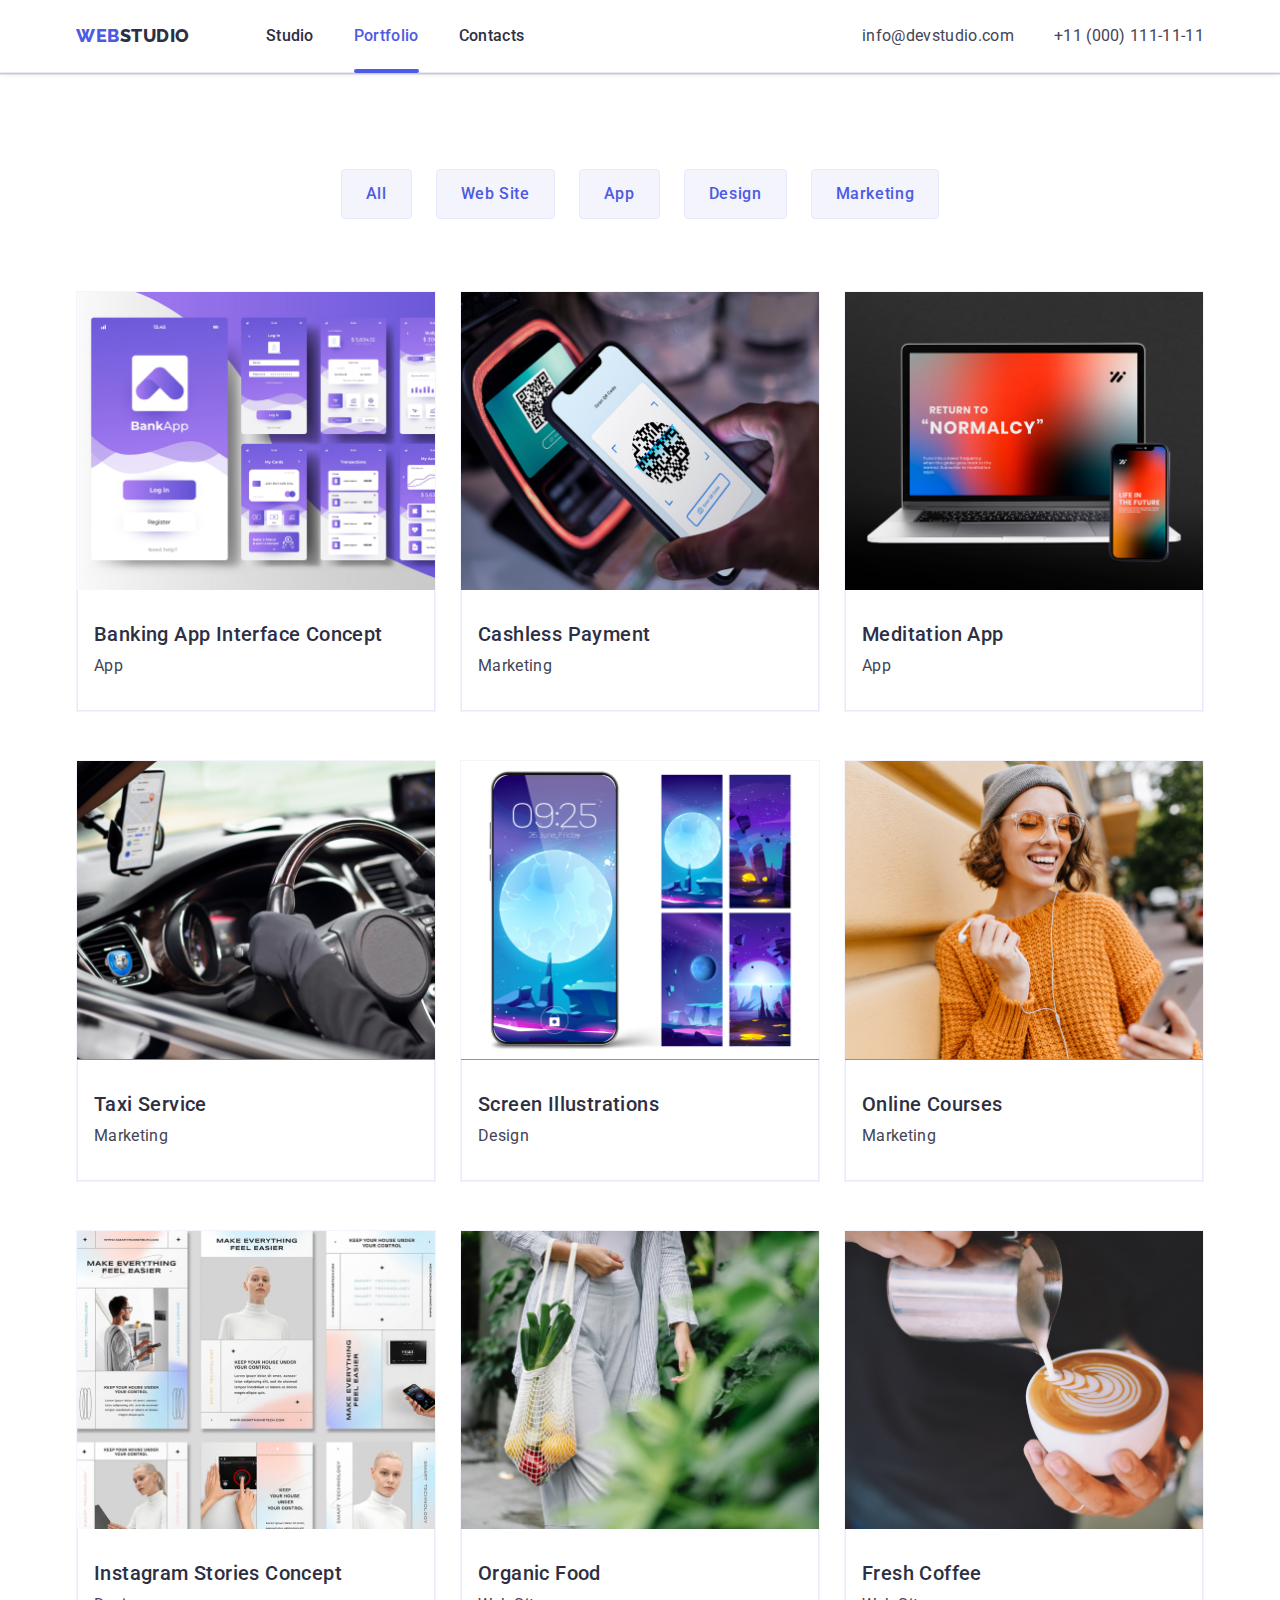
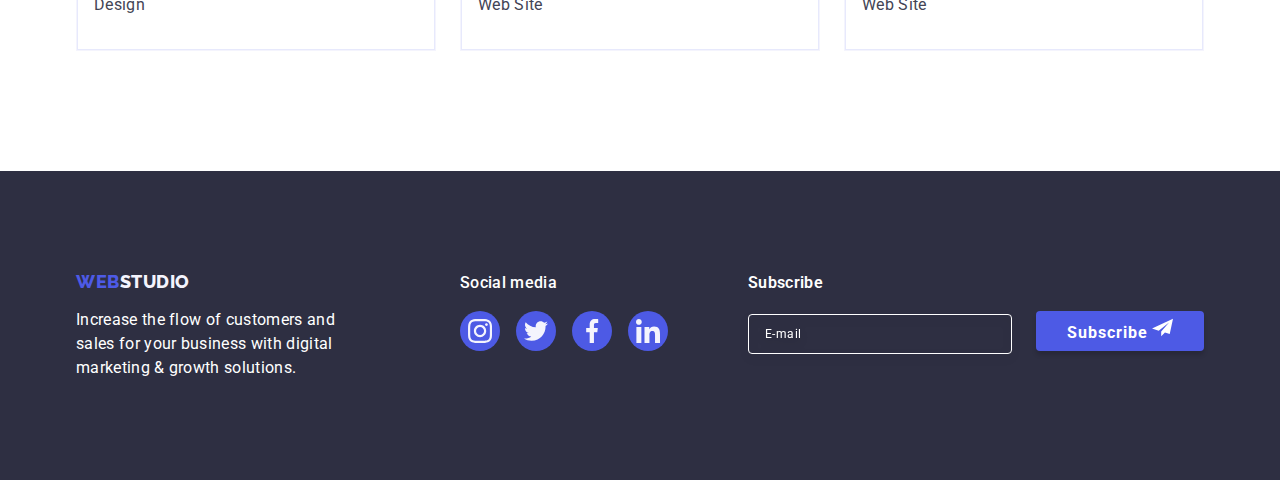
<file: portfolio.html>
<!DOCTYPE html>
<html lang="en">
  <head>
    <meta charset="UTF-8" />
    <meta http-equiv="X-UA-Compatible" content="IE=edge" />
    <meta name="viewport" content="width=device-width, initial-scale=1.0" />
    <title>WebStudio</title>
    <link rel="preconnect" href="https://fonts.googleapis.com" />
    <link rel="preconnect" href="https://fonts.gstatic.com" crossorigin />
    <link
      href="https://fonts.googleapis.com/css2?family=Raleway:wght@800&family=Roboto:wght@400;500;700;900&display=swap"
      rel="stylesheet"
    />
    <link rel="preconnect" href="https://fonts.gstatic.com" />
    <link
      rel="stylesheet"
      href="https://cdn.jsdelivr.net/npm/modern-normalize@1.1.0/modern-normalize.min.css"
    />
    <link rel="stylesheet" href="./css/styles.css" />
  </head>
  <body class="body">
    <header class="header">
      <div class="box-header container">
        <!-- navigation -->
        <nav class="navigate">
          <!-- logo -->
          <a class="logo link" href="./index.html"
            >Web<span class="logo-part">Studio</span></a
          >

          <!--navigation -->
          <ul class="nav-link list">
            <li class="nav-list">
              <a class="link-studio link" href="./index.html">Studio</a>
            </li>
            <li class="nav-list">
              <a class="link-studio current link" href="./portfolio.html"
                >Portfolio</a
              >
            </li>
            <li class="nav-list">
              <a class="link-studio link" href="">Contacts</a>
            </li>
          </ul>
        </nav>

        <!-- contacts -->
        <address class="address list">
          <ul class="contacts-list list">
            <li>
              <a class="contacts link" href="mailto:info@devstudio.com"
                >info@devstudio.com</a
              >
            </li>
            <li>
              <a class="contacts link" href="tel:+110001111111"
                >+11 (000) 111-11-11</a
              >
            </li>
          </ul>
        </address>
      </div>
    </header>
    <!-- Main -->
    <main class="main">
      <!-- Filters -->
      <section class="filter">
        <div class="container">
          <h1 class="visual-hiden">Portfolio</h1>
          <ul class="buttons-list list">
            <li>
              <button class="buttons-filters" type="button">All</button>
            </li>
            <li>
              <button class="buttons-filters" type="button">Web Site</button>
            </li>
            <li>
              <button class="buttons-filters" type="button">App</button>
            </li>
            <li>
              <button class="buttons-filters" type="button">Design</button>
            </li>
            <li>
              <button class="buttons-filters" type="button">Marketing</button>
            </li>
          </ul>

          <ul class="img-top list">
            <li class="portfolio-list">
              <a class="portfolio-img-link link" href="">
                <div class="box-label">
                  <img
                    src="./images/portfolio/img1.jpg"
                    alt="Banking App Interface Concept"
                    width="360"
                    height="300"
                  />
                  <div class="overlay-lable">
                    <p class="portfolio-label">
                      14 Stylish and User-Friendly App Design Concepts · Task
                      Manager App · Calorie Tracker App · Exotic Fruit Ecommerce
                      App · Cloud Storage App
                    </p>
                  </div>
                </div>
                <div class="box-app">
                  <h2 class="top-title">Banking App Interface Concept</h2>
                  <p class="text-box">App</p>
                </div>
              </a>
            </li>
            <li class="portfolio-list">
              <a class="portfolio-img-link link" href="">
                <div class="box-label">
                  <img
                    src="./images/portfolio/img2.jpg"
                    alt="Cashless Payment"
                    width="360"
                    height="300"
                  />
                  <div class="overlay-lable">
                    <p class="portfolio-label">
                      14 Stylish and User-Friendly App Design Concepts · Task
                      Manager App · Calorie Tracker App · Exotic Fruit Ecommerce
                      App · Cloud Storage App
                    </p>
                  </div>
                </div>
                <div class="box-app">
                  <h2 class="top-title">Cashless Payment</h2>
                  <p class="text-box">Marketing</p>
                </div>
              </a>
            </li>
            <li class="portfolio-list">
              <a class="portfolio-img-link link" href="">
                <div class="box-label">
                  <img
                    src="./images/portfolio/img3.jpg"
                    alt="Meditation App"
                    width="360"
                    height="300"
                  />
                  <div class="overlay-lable">
                    <p class="portfolio-label">
                      14 Stylish and User-Friendly App Design Concepts · Task
                      Manager App · Calorie Tracker App · Exotic Fruit Ecommerce
                      App · Cloud Storage App
                    </p>
                  </div>
                </div>
                <div class="box-app">
                  <h2 class="top-title">Meditation App</h2>
                  <p class="text-box">App</p>
                </div>
              </a>
            </li>
            <li class="portfolio-list">
              <a class="portfolio-img-link link" href="">
                <div class="box-label">
                  <img
                    class="link"
                    src="./images/portfolio/img21.jpg"
                    alt="Taxi Service"
                    width="360"
                    height="300"
                  />
                  <div class="overlay-lable">
                    <p class="portfolio-label">
                      14 Stylish and User-Friendly App Design Concepts · Task
                      Manager App · Calorie Tracker App · Exotic Fruit Ecommerce
                      App · Cloud Storage App
                    </p>
                  </div>
                </div>
                <div class="box-app">
                  <h2 class="top-title">Taxi Service</h2>
                  <p class="text-box">Marketing</p>
                </div>
              </a>
            </li>
            <li class="portfolio-list">
              <a class="portfolio-img-link link" href="">
                <div class="box-label">
                  <img
                    class="link"
                    src="./images/portfolio/img22.jpg"
                    alt="Screen Illustrations"
                    width="360"
                    height="300"
                  />
                  <div class="overlay-lable">
                    <p class="portfolio-label">
                      14 Stylish and User-Friendly App Design Concepts · Task
                      Manager App · Calorie Tracker App · Exotic Fruit Ecommerce
                      App · Cloud Storage App
                    </p>
                  </div>
                </div>
                <div class="box-app">
                  <h2 class="top-title">Screen Illustrations</h2>
                  <p class="text-box">Design</p>
                </div>
              </a>
            </li>
            <li class="portfolio-list">
              <a class="portfolio-img-link link" href="">
                <div class="box-label">
                  <img
                    class="link"
                    src="./images/portfolio/img23.jpg"
                    alt="Online Courses"
                    width="360"
                    height="300"
                  />
                  <div class="overlay-lable">
                    <p class="portfolio-label">
                      14 Stylish and User-Friendly App Design Concepts · Task
                      Manager App · Calorie Tracker App · Exotic Fruit Ecommerce
                      App · Cloud Storage App
                    </p>
                  </div>
                </div>
                <div class="box-app">
                  <h2 class="top-title">Online Courses</h2>
                  <p class="text-box">Marketing</p>
                </div>
              </a>
            </li>
            <li class="portfolio-list">
              <a class="portfolio-img-link link" href="">
                <div class="box-label">
                  <img
                    class="link"
                    src="./images/portfolio/img31.jpg"
                    alt="Instagram Stories Concept"
                    width="360"
                    height="300"
                  />
                  <div class="overlay-lable">
                    <p class="portfolio-label">
                      14 Stylish and User-Friendly App Design Concepts · Task
                      Manager App · Calorie Tracker App · Exotic Fruit Ecommerce
                      App · Cloud Storage App
                    </p>
                  </div>
                </div>
                <div class="box-app">
                  <h2 class="top-title">Instagram Stories Concept</h2>
                  <p class="text-box">Design</p>
                </div>
              </a>
            </li>
            <li class="portfolio-list">
              <a class="portfolio-img-link link" href="">
                <div class="box-label">
                  <img
                    class="link"
                    src="./images/portfolio/img32.jpg"
                    alt="Organic Food"
                    width="360"
                    height="300"
                  />
                  <div class="overlay-lable">
                    <p class="portfolio-label">
                      14 Stylish and User-Friendly App Design Concepts · Task
                      Manager App · Calorie Tracker App · Exotic Fruit Ecommerce
                      App · Cloud Storage App
                    </p>
                  </div>
                </div>
                <div class="box-app">
                  <h2 class="top-title">Organic Food</h2>
                  <p class="text-box">Web Site</p>
                </div>
              </a>
            </li>
            <li class="portfolio-list">
              <a class="portfolio-img-link link" href="">
                <div class="box-label">
                  <img
                    class="link"
                    src="./images/portfolio/img33.jpg"
                    alt="Fresh Coffee"
                    width="360"
                    height="300"
                  />
                  <div class="overlay-lable">
                    <p class="portfolio-label">
                      14 Stylish and User-Friendly App Design Concepts · Task
                      Manager App · Calorie Tracker App · Exotic Fruit Ecommerce
                      App · Cloud Storage App
                    </p>
                  </div>
                </div>
                <div class="box-app">
                  <h2 class="top-title">Fresh Coffee</h2>
                  <p class="text-box">Web Site</p>
                </div>
              </a>
            </li>
          </ul>
        </div>
      </section>
    </main>
    <!-- footer -->
    <footer class="footer">
      <div class="container footer-box">
        <div class="footer-box-logo">
          <a class="footer-link link" href="./index.html"
            >Web<span class="logo-footer">Studio</span></a
          >
          <p class="footer-text">
            Increase the flow of customers and sales for your business with
            digital marketing & growth solutions.
          </p>
        </div>
        <div class="social-box-footer">
          <p class="social-media">Social media</p>
          <ul class="social-list-footer list">
            <li class="social-footer-item">
              <a
                class="social-link-footer link"
                href="https://www.instagram.com/"
                target="_blank"
                rel="noopener noreferrer"
                aria-label="Instagram icon"
                ><svg class="social-icon" width="24" height="24">
                  <use href="./images/icon.svg#icon-instagram"></use>
                </svg>
              </a>
            </li>
            <li class="social-footer-item">
              <a
                class="social-link-footer link"
                href="https://www.instagram.com/"
                target="_blank"
                rel="noopener noreferrer"
                aria-label="Twitter icon"
                ><svg class="social-icon" width="24" height="24">
                  <use href="./images/icon.svg#icon-twitter"></use>
                </svg>
              </a>
            </li>
            <li class="social-footer-item">
              <a
                class="social-link-footer link"
                href="https://www.instagram.com/"
                target="_blank"
                rel="noopener noreferrer"
                aria-label="Facebook icon"
                ><svg class="social-icon" width="24" height="24">
                  <use href="./images/icon.svg#icon-facebook"></use>
                </svg>
              </a>
            </li>
            <li class="social-footer-item">
              <a
                class="social-link-footer link"
                href="https://www.instagram.com/"
                target="_blank"
                rel="noopener noreferrer"
                aria-label="Linkedin icon"
                ><svg class="social-icon" width="24" height="24">
                  <use href="./images/icon.svg#icon-linkedin"></use>
                </svg>
              </a>
            </li>
          </ul>
        </div>
        <div class="footer-subscribe-box">
          <p class="title-subscribe">Subscribe</p>
          <div class="subscribe-box">
            <form
              class="subscribe-form"
              name="subscribe-form"
              autocomplete="off"
              novalidate
            >
              <label class="subscribe-label">
                <input
                  class="subscribe-input"
                  type="email"
                  name="email"
                  placeholder="E-mail"
                />
              </label>
              <button class="subscribe-btn" type="submit">
                <div class="btn-subscribe-box">
                  <span class="text-btn-subscribe">Subscribe</span>
                  <svg class="icon-btn-subscribe" width="21" height="21">
                    <use href="./images/icon.svg#icon-subscribe"></use>
                  </svg>
                </div>
              </button>
            </form>
          </div>
        </div>
      </div>
    </footer>
  </body>
</html>
</file>
<file: css/styles.css>
:root {
    --brand-color-white: #FFFFFF;
    --brand-color-text: #434455;
    --brand-color-navyblue: #2E2F42;
    --brand-color-iris: #4D5AE5;
    --brand-color-buttonhover: #404BBF;
    --brand-color-cloud: #F4F4FD;
    --brand-color-borderbutton: #e7e9fc;
    --time-transfor: 250ms;
}

html {
    box-sizing: border-box;
}

*,
*::after,
*::before {
    box-sizing: inherit;
}

/* All margin reset */
h1,
h2,
h3,
h4,
h5,
h6,
p,
ul {
    margin: 0;
}

ul {
    padding-left: 0;
}

.container {
    /* Phone styles & > */
    min-width: 320px;
    max-width: 428px;
    padding: 0 15px;
    margin: 0 auto;
}

/* Tablet styles > */
@media only screen and (min-width: 768px) {
    .container {
        max-width: 768px;

    }
}

/* Desktop styles & > */
@media only screen and (min-width: 1200px) {
    .container {
        max-width: 1158px;

    }
}

img {
    display: block;
    max-width: 100%;
    height: auto;
}

body {
    font-family: Roboto, sans-serif;
    color: var(--brand-color-text);
    background: var(--brand-color-white);
    font-size: 16px;

}

.link {
    text-decoration: none;
}

.list {
    list-style: none;
}


/* buttons cursor pointer */
.buttons-filters,
.title-button {
    cursor: pointer;
}


/* Header */
.header {

    border-bottom: 1px solid #e7e9fc;
    box-shadow: 0px 2px 1px rgba(46, 47, 66, 0.08), 0px 1px 1px rgba(46, 47, 66, 0.16), 0px 1px 6px rgba(46, 47, 66, 0.08);
}

.box-header {
    display: flex;
    align-items: center;
}


/* logo */
.logo {
    font-family: Raleway, sans-serif;
    font-style: normal;
    font-weight: 800;
    font-size: 18px;
    line-height: 1.17;
    text-transform: uppercase;

    letter-spacing: 0.03em;
    color: var(--brand-color-iris);

    padding: 24px 0;

    transition-property: underline;
    transition-duration: var(--time-transfor);
    transition-timing-function: cubic-bezier(0.4, 0, 0.2, 1);
}

@media only screen and (min-width: 768px) {
    .logo {
        padding: 0;
        margin-right: 120px;
    }
}

@media only screen and (min-width: 1200px) {
    .logo {
        padding: 0;
        margin-right: 76px;
    }
}

.logo-part {
    color: var(--brand-color-navyblue);

}


/* navigation  */

.navigate {
    display: flex;
    align-items: center;
    margin-right: auto;

}

/* @media only screen and (min-width: 768px) {
    .navigate {

        
    }
} */

.nav-link {
    display: none;
    gap: 40px;


}

@media only screen and (min-width: 768px) {
    .nav-link {
        display: flex;

    }
}

.link-studio {
    position: relative;
    display: block;
    padding: 24px 0;
}

.link-studio {
    font-weight: 500;
    font-size: 16px;
    line-height: 1.5;
    letter-spacing: 0.02em;
    color: var(--brand-color-navyblue);
    transition-property: color;
    transition-duration: var(--time-transfor);
    transition-timing-function: cubic-bezier(0.4, 0, 0.2, 1);

}

.link-studio::after {
    content: '';
    position: absolute;
    display: block;
    width: 100%;
    height: 4px;


    border-radius: 2px;
    top: 69px;
    left: 0;

    transition-duration: var(--time-transfor);
}

.link-studio.current::after,
.link-studio:focus::after,
.link-studio:hover::after {
    background-color: var(--brand-color-iris);
    transition-property: background-color;
    transition-duration: var(--time-transfor);
    transition-timing-function: cubic-bezier(0.4, 0, 0.2, 1);

}

.link-studio.current {
    color: var(--brand-color-iris)
}


.link-studio:hover,
.link-studio:focus {
    color: var(--brand-color-buttonhover);

}

/* Contacts */

.contacts-list,
.contacts {
    list-style: none;

    font-size: 12px;
    line-height: 1.17;
    letter-spacing: 0.04em;

    color: var(--brand-color-text);
    transition-property: color;
    transition-duration: var(--time-transfor);
    transition-timing-function: cubic-bezier(0.4, 0, 0.2, 1);
}

@media only screen and (min-width: 1200px) {

    .contacts-list,
    .contacts {
        font-size: 16px;
        line-height: 1.5;
        letter-spacing: 0.02em;
    }
}

.contacts-list {
    display: none;


}

@media only screen and (min-width: 768px) {
    .contacts-list {
        display: flex;
        gap: 12px;
        flex-direction: column;

    }
}

@media only screen and (min-width: 1200px) {
    .contacts-list {
        display: flex;
        flex-direction: row;
        gap: 40px;
    }
}

.contacts-list .contacts:hover,
.contacts-list .contacts:focus {
    color: var(--brand-color-buttonhover);

}

/* .nav-link .link:active, 
.contacts-list .contacts:active {
    color: red;
}*/

.address {
    font-style: normal;
}

/* header the end */


/* main page */
.section-hero {
    display: block;
    margin: 0 auto;
}

@media only screen and (max-width: 428px) {
    .section-hero {

        background: var(--brand-color-navyblue);

        margin-left: auto;
        margin-right: auto;
        padding: 112px 0;
        background-image: linear-gradient(rgba(46, 47, 66, 0.7), rgba(46, 47, 66, 0.7)), url(../images/hero_mob/Dark-bghero_mob@1.jpg);

        background-repeat: no-repeat;
        background-position: center;
        background-size: cover;
    }

    @media (min-device-pixel-ratio: 2),
    (min-resolution: 192dpi),
    (min-resolution: 2dppx) {
        .section-hero {
            background-image: linear-gradient(rgba(46, 47, 66, 0.7), rgba(46, 47, 66, 0.7)), url(../images/hero_mob/Dark-bghero_mob@2x.jpg);
        }

    }

}

@media only screen and (min-width: 429px) and (max-width: 768px) {
    .section-hero {
        background: var(--brand-color-navyblue);

        margin-left: auto;
        margin-right: auto;
        padding: 112px 0;
        background-image: linear-gradient(rgba(46, 47, 66, 0.7), rgba(46, 47, 66, 0.7)), url(../images/hero_tab/Dark-bgtab_hero@1.jpg);

        background-repeat: no-repeat;
        background-position: center;
        background-size: cover;
    }

    @media (min-device-pixel-ratio: 2),
    (min-resolution: 192dpi),
    (min-resolution: 2dppx) {
        .section-hero {
            background-image: linear-gradient(rgba(46, 47, 66, 0.7), rgba(46, 47, 66, 0.7)), url(../images/hero_tab/Dark-bgtab_hero@2x.jpg);
        }

    }

}

@media only screen and (min-width: 768px) {
    .section-hero {
        background: var(--brand-color-navyblue);
        max-width: 1440px;
        padding: 112px 0;
        background-image: linear-gradient(rgba(46, 47, 66, 0.7), rgba(46, 47, 66, 0.7)), url(../images/img-name.jpg);
        background-repeat: no-repeat;
        background-position: center;
        background-size: cover;
    }

    @media (min-device-pixel-ratio: 2),
    (min-resolution: 192dpi),
    (min-resolution: 2dppx) {
        .section-hero {
            background-image: linear-gradient(rgba(46, 47, 66, 0.7), rgba(46, 47, 66, 0.7)), url(../images/desk_hero/desk_hero@2x.jpg);
        }
    }

}

@media only screen and (min-width: 1200px) {
    .section-hero {

        padding: 188px 0;
    }
}


/* Effective Solutionsfor Your Business */
.title {
    margin: 0 auto;
    letter-spacing: 0.02em;
    font-weight: 700;
    text-align: center;
    color: var(--brand-color-white);

    max-width: 496px;
    margin-bottom: 48px;

    font-size: 36px;
    line-height: 1.11;

    text-transform: capitalize;

}

@media only screen and (min-width: 768px) {
    .title {

        font-size: 56px;
        line-height: 1.07;

    }
}

.title-button {
    display: block;
    margin: 0 auto;
    min-width: 169px;
    height: 56px;
    border: none;

    font-family: Roboto, sans-serif;
    background: var(--brand-color-iris);

    box-shadow: 0px 4px 4px rgba(0, 0, 0, 0.15);
    border-radius: 4px;

    font-style: normal;
    font-weight: 500;
    font-size: 16px;
    line-height: 1.5;
    letter-spacing: 0.04em;

    color: var(--brand-color-white);
    transition-property: background-color;
    transition-duration: var(--time-transfor);
    transition-timing-function: cubic-bezier(0.4, 0, 0.2, 1);

}

.title-button:hover,
.title-button:focus {

    background-color: var(--brand-color-buttonhover);

}

/* section-1 */
.section-first {
    padding: 96px 0;

}

@media only screen and (min-width: 1200px) {
    .section-first {
        padding: 120px 0;
    }
}

.visual-hiden {
    position: absolute;
    width: 1px;
    height: 1px;
    margin: -1px;
    border: 0;
    padding: 0;

    white-space: nowrap;
    clip-path: inset(100%);
    clip: rect(0 0 0 0);
    overflow: hidden;
}

.sectionfirst-list {
    display: flex;
    flex-wrap: wrap;
    gap: 72px;

}

@media only screen and (min-width: 768px) {
    .sectionfirst-list {
        display: flex;
        flex-wrap: wrap;
        gap: 72px 24px;
        margin: 0 auto;
    }
}

@media only screen and (min-width: 1200px) {
    .sectionfirst-list {
        display: flex;
        flex-wrap: nowrap;
        gap: 24px;
    }
}

.icon-first-box {
    display: none;
    width: 264px;
    align-items: center;
    justify-content: center;
    height: 112px;
    background-color: var(--brand-color-cloud);
    border-radius: 4px;
    margin-bottom: 8px;
    padding: 24px;

}

@media only screen and (min-width: 1200px) {
    .icon-first-box {
        display: flex;
    }
}

@media only screen and (min-width: 768px) {
    .box {
        flex-basis: calc((100% - 24px) / 2);
        gap: 72px 24px;
    }
}

@media only screen and (min-width: 1200px) {
    .box {

        flex-basis: calc((100% - 72px) / 4);
    }
}

.title-first {
    text-align: center;
    margin-bottom: 8px;
    font-weight: 700;
    font-size: 36px;
    line-height: 1.11;

    letter-spacing: 0.02em;
    color: var(--brand-color-navyblue);
}

@media only screen and (min-width: 1200px) {
    .title-first {

        margin-bottom: 8px;
        font-weight: 500;
        font-size: 20px;
        line-height: 1.2;
        letter-spacing: 0.02em;
    }
}

@media only screen and (min-width: 768px) {
    .title-first {
        text-align: left;

    }
}

.text-box {
    font-size: 16px;
    line-height: 1.5;
    font-weight: 500;
    letter-spacing: 0.02em;
    color: var(--brand-color-text);
}

@media only screen and (min-width: 1200px) {
    .text-box {

        font-weight: 400;
    }
}

/* Section 2 */

.section-second {
    display: none;
    list-style: none;
    padding-bottom: 120px;
}

@media only screen and (min-width: 1200px) {
    .section-second {
        display: block;
    }
}

.sectionsecond-title {
    margin-bottom: 72px;
    font-size: 36px;
    text-align: center;
    letter-spacing: 0.02em;
    line-height: 1.11;
    text-transform: capitalize;

    color: var(--brand-color-navyblue);
}

.img-list {
    list-style-type: none;
    display: flex;
    gap: 24px;
}

.img-box {
    flex-basis: calc((100% - 3 * 16) / 3);

}

/* Section 3 */
.section-three {
    padding: 96px 0;

    background: var(--brand-color-cloud);

}

@media only screen and (min-width: 1200px) {
    .section-three {
        padding: 120px 0;
    }
}

.team-title {
    margin-bottom: 72px;
    font-size: 36px;
    letter-spacing: 0.02em;
    line-height: 1.11;
    text-align: center;
    text-transform: capitalize;
    color: var(--brand-color-navyblue);
}

.team-list {
    display: flex;
    flex-wrap: wrap;
    margin: 0 auto;

    gap: 64px 24px;
    list-style: none;
    justify-content: center;
    align-items: center;

}

@media only screen and (min-width: 1200px) {
    .team-list {
        flex-direction: row;
    }
}

.member-team {


    background: var(--brand-color-white);
    box-shadow: 0px 1px 6px rgba(46, 47, 66, 0.08), 0px 1px 1px rgba(46, 47, 66, 0.16), 0px 2px 1px rgba(46, 47, 66, 0.08);
    border-radius: 0px 0px 4px 4px;

}



@media only screen and (min-width: 1200px) {
    .member-team {
        width: calc((100% - 72px) / 4);
    }
}

.member-box {
    padding: 32px 0;
    border-radius: 0px 0px 4px 4px;

}

.member-name {
    margin-bottom: 8px;
    font-weight: 500;
    font-size: 20px;
    letter-spacing: 0.02em;
    line-height: 1.2;
    text-align: center;

    /* NAVY BLUE */

    color: var(--brand-color-navyblue);
}

.position {
    text-align: center;
    line-height: 1.5;
    letter-spacing: 0.02em;
    color: var(--brand-color-text);
    margin-bottom: 8px;

}

/* social icons */
.social-list {
    display: flex;
    justify-content: center;
    gap: 24px;
}

.social-item {
    width: 40px;
    height: 40px;
}

.social-link {
    width: 100%;
    height: 100%;
    background-color: var(--brand-color-iris);
    border-radius: 50%;
    display: flex;
    align-items: center;
    justify-content: center;
    transition-property: background-color;
    transition-duration: var(--time-transfor);
    transition-timing-function: cubic-bezier(0.4, 0, 0.2, 1);
}

.social-link:hover,
.social-link:focus {
    background-color: var(--brand-color-buttonhover);

}

.social-icon {
    fill: var(--brand-color-cloud);

}

/* section 4 */

.clients {
    padding: 96px 0;
}

@media only screen and (min-width: 1200px) {
    .clients {
        padding: 120px 0;
    }
}

.title-clients {
    font-size: 36px;
    line-height: 1.1;
    color: var(--brand-color-navyblue);
    margin-bottom: 72px;
    text-align: center;
    letter-spacing: 0.03em;
}

.list-clients {
    display: flex;
    flex-wrap: wrap;
    gap: 72px 16px;
    justify-content: center;
    /* margin: 0 auto;
     */


}

@media only screen and (min-width: 768px) {
    .list-clients {
        gap: 72px 24px;
    }
}

@media only screen and (min-width: 1200px) {
    .list-clients {
        gap: 24px;
    }
}

.box-clients {
    max-width: 428px;
}

@media only screen and (min-width: 1200px) {
    .box-clients {
        max-width: 1158px;
    }
}

@media only screen and (min-width: 768px) and (max-width: 1199px) {
    .box-clients {
        max-width: 582px;
    }
}



.item-clients {
    width: calc((100% - 16px) / 2);
    height: 88px;
}

@media only screen and (min-width: 768px) {
    .item-clients {
        width: calc((100% - 48px) / 3);
        height: 88px;
    }
}

@media only screen and (min-width: 1200px) {
    .item-clients {
        width: calc((100% - 120px) / 6);
        height: 88px;
    }
}

.link-clients {
    width: 100%;
    height: 100%;
    border: 1px solid #8e8f99;
    border-radius: 4px;
    display: flex;
    align-items: center;
    justify-content: center;
    color: #8e8f99;
    transition-property: border-color, color;
    transition-duration: var(--time-transfor);
    transition-timing-function: cubic-bezier(0.4, 0, 0.2, 1);
}

.link-clients:hover,
.link-clients:focus {
    border-color: var(--brand-color-buttonhover);
    color: var(--brand-color-buttonhover);

}

.clients-icon {
    fill: currentColor;
}

/* .clients-icon:hover,
.clients-icon:focus {
    fill: #404BBF;
} */


/* Footer */
.footer {
    padding: 100px 0;
    background: var(--brand-color-navyblue);
}

.footer-box {
    display: flex;
    flex-direction: column;
    justify-content: center;
    gap: 72px;

}


@media only screen and (min-width: 768px) {
    .footer-box {
        display: flex;
        flex-direction: row;
        flex-wrap: wrap;

        align-items: baseline;
        justify-content: flex-start;
        gap: 0;
        max-width: 582px;
    }
}

@media only screen and (min-width: 1200px) {
    .footer-box {

        flex-wrap: nowrap;

        max-width: 1158px;
    }
}


.footer-box-logo {
    margin-right: 0;
    display: flex;
    justify-content: center;
    flex-direction: column;
}

@media only screen and (min-width: 768px) {
    .footer-box-logo {
        margin-right: 24px;
        margin-bottom: 72px;
    }
}

@media only screen and (min-width: 1200px) {
    .footer-box-logo {
        margin-right: 120px;
        margin-bottom: 0;

    }
}

.social-box-footer {
    margin-right: 0px;

}

@media only screen and (min-width: 1200px) {
    .social-box-footer {
        margin-right: 80px;
    }
}

.social-media {
    font-weight: 500;
    font-size: 16px;
    line-height: 1.5;
    letter-spacing: 0.02em;
    color: var(--brand-color-white);
    margin-bottom: 16px;
    text-align: center;
}

@media only screen and (min-width: 768px) {
    .social-media {

        text-align: left;
    }
}

.social-list-footer {
    display: flex;
    gap: 16px;
    justify-content: center;
}

@media only screen and (min-width: 768px) {
    .social-list-footer {

        justify-content: left;
    }
}

.social-footer-item {
    width: 40px;
    height: 40px;
}

.social-link-footer {
    width: 100%;
    height: 100%;
    background-color: var(--brand-color-iris);
    border-radius: 50%;
    display: flex;
    align-items: center;
    justify-content: center;
    transition-property: background-color;
    transition-duration: var(--time-transfor);
    transition-timing-function: cubic-bezier(0.4, 0, 0.2, 1);
}

.social-link-footer:hover,
.social-link-footer:focus {
    background-color: #31d0aa;

}

.footer-link {
    display: flex;
    justify-content: center;
    margin-bottom: 16px;
    text-decoration: none;
    font-family: Raleway, sans-serif;
    font-weight: 800;
    line-height: 1.17;
    font-size: 18px;
    letter-spacing: 0.03em;
    text-transform: uppercase;
    color: var(--brand-color-iris);
    transition-property: text-decoration;
    transition-duration: var(--time-transfor);
    transition-timing-function: cubic-bezier(0.4, 0, 0.2, 1);
}

@media only screen and (min-width: 768px) {
    .footer-link {
        display: inline-block;
        justify-content: left;
    }
}

.footer-link:hover,
.footer-link:focus {
    text-decoration: underline;

}

.logo-footer {
    color: var(--brand-color-cloud);

}

.footer-text {
    width: 264px;
    margin: 0 auto;
    letter-spacing: 0.02em;
    line-height: 1.5;
    color: var(--brand-color-white);
}

@media only screen and (min-width: 768px) {
    .footer-text {

        margin: 0;
    }
}

/* Subscrime zone */



.title-subscribe {
    font-weight: 600;
    line-height: 1.5;
    text-align: center;
    letter-spacing: 0.02em;
    margin-bottom: 16px;

    color: var(--brand-color-white);
}

@media only screen and (min-width: 768px) {
    .title-subscribe {
        text-align: left;
    }
}

.subscribe-form {
    display: flex;
    flex-direction: column;
    gap: 16px;
    justify-content: center;
    align-items: center;
}

@media only screen and (min-width: 768px) {
    .subscribe-form {
        flex-direction: row;
        justify-content: left;
        align-items: baseline;
        gap: 24px;
    }
}



.subscribe-input {
    display: block;
    background-color: transparent;
    border: 1px solid var(--brand-color-white);
    filter: drop-shadow(0px 4px 4px rgba(0, 0, 0, 0.15));
    border-radius: 4px;
    padding: 8px 16px;
    width: 290px;
    height: 40px;
    font-size: 12px;
    line-height: 2;
    letter-spacing: 0.04em;
    color: var(--brand-color-white);

}

@media only screen and (min-width: 380px) {
    .subscribe-input {

        width: 350px;
    }
}

@media only screen and (min-width: 428px) {
    .subscribe-input {

        width: 398px;
    }
}

@media only screen and (min-width: 768px) {
    .subscribe-input {

        width: 264px;
    }
}

.subscribe-input::placeholder {
    color: var(--brand-color-white);
}

.subscribe-btn {
    display: flex;
    border: none;
    background-color: var(--brand-color-iris);
    border-radius: 4px;
    width: 168px;
    height: 40px;
    cursor: pointer;

    align-items: center;
    justify-content: center;
    color: var(--brand-color-white);
    fill: var(--brand-color-white);
    gap: 16px;
    box-shadow: 0px 4px 4px rgba(0, 0, 0, 0.15);
    transition-property: background-color;
    transition-duration: var(--time-transfor);
    transition-timing-function: cubic-bezier(0.4, 0, 0.2, 1);
}

.subscribe-btn:hover,
.subscribe-btn:focus {
    background-color: var(--brand-color-buttonhover);
}

/* .btn-subscribe-box {
    display: flex;
    align-items: center;
    justify-content: center;
    color: var(--brand-color-white);
    fill: var(--brand-color-white);
    gap: 16px;

} */

.text-btn-subscribe {
    padding: 0;
    font-weight: 700;
    font-size: 16px;
    line-height: 1.5;
    letter-spacing: 0.06em;
}

.icon-btn-subscribe {
    padding: 0;
}


/* portfolio */
.filter {
    padding: 96px 0 120px;
}

.buttons-list {
    display: flex;
    justify-content: center;
    gap: 24px;
    margin-bottom: 72px;
}

/* main list portfolio */

.top-title {
    margin-bottom: 8px;
    font-weight: 500;
    font-size: 20px;
    letter-spacing: 0.02em;
    line-height: 1.2;
    color: var(--brand-color-navyblue);
}


.buttons-filters {
    padding: 12px 24px;
    border: 1px solid var(--brand-color-borderbutton);
    border-radius: 4px;
    color: var(--brand-color-iris);
    background: var(--brand-color-cloud);
    font-family: Roboto, sans-serif;
    font-weight: 500;
    font-size: 16px;
    line-height: 1.5;
    letter-spacing: 0.04em;
    transition-property: border, color, background-color, box-shadow;
    transition-duration: var(--time-transfor);
    transition-timing-function: cubic-bezier(0.4, 0, 0.2, 1);
}

.btn-first {
    color: var(--brand-color-iris);
    background: var(--brand-color-cloud);
}

.buttons-filters:focus,
.buttons-filters:hover {
    border: 1px solid transparent;
    color: var(--brand-color-white);
    background-color: var(--brand-color-buttonhover);
    box-shadow: 0px 3px 1px rgba(0, 0, 0, 0.1), 0px 2px 1px rgba(0, 0, 0, 0.08), 0px 2px 2px rgba(0, 0, 0, 0.12);

}

.img-top {
    display: flex;
    flex-wrap: wrap;
    column-gap: 24px;
    row-gap: 48px;
}

.portfolio-img-link {
    display: block;
    transition-property: box-shadow;
    transition-duration: var(--time-transfor);
    transition-timing-function: cubic-bezier(0.4, 0, 0.2, 1);
}

.box-label {
    position: relative;
    overflow: hidden;
}

.overlay-lable {
    position: absolute;
    width: 100%;
    height: 100%;
    bottom: 0;
    left: 0;
    transform: translateY(100%);

    display: flex;
    /* align-items: center; */
    padding-top: 24px;
    justify-content: center;

    background: var(--brand-color-iris);
    backdrop-filter: blur(3px);
    opacity: 1;
    transition-property: transform;
    transition-duration: var(--time-transfor);
    transition-timing-function: cubic-bezier(0.4, 0, 0.2, 1);
}

.portfolio-img-link:hover .overlay-lable,
.portfolio-img-link:focus .overlay-lable {
    transform: translateY(0);

}

.portfolio-label {
    width: 90%;
    line-height: 1.5;
    letter-spacing: 0.02em;
    color: var(--brand-color-cloud);
}


.portfolio-list {
    width: calc((100% - 48px) / 3);
    border: 0.5px solid var(--brand-color-cloud);
    transition-duration: var(--time-transfor);
}


.portfolio-img-link:hover,
.portfolio-img-link:focus {
    box-shadow: 0px 1px 6px rgba(46, 47, 66, 0.08),
        0px 1px 1px rgba(46, 47, 66, 0.16),
        0px 2px 1px rgba(46, 47, 66, 0.08);

}

.box-app {
    padding: 32px 16px;
    border: 1px solid var(--brand-color-borderbutton);
    border-top: none;

}






/* Modal section styles */


.backdrop {
    position: fixed;
    top: 0;
    left: 0;
    width: 100%;
    height: 100%;

    background-color: rgba(46, 47, 66, 0.4);
    backdrop-filter: blur(6px);
    transition-property: visibility, opacity, pointer-events;
    transition-duration: var(--time-transfor);
}

.backdrop-window {
    position: absolute;
    width: 330px;
    min-height: 584px;
    left: 50%;
    top: 50%;
    transform: translate(-50%, -50%);

    background: #FCFCFC;
    box-shadow: 0px 1px 1px rgba(0, 0, 0, 0.14), 0px 1px 3px rgba(0, 0, 0, 0.12), 0px 2px 1px rgba(0, 0, 0, 0.2);
    border-radius: 4px;
    padding: 72px 24px 24px 24px;
}

@media only screen and (min-width: 360px) {
    .backdrop-window {
        position: absolute;
        max-width: 340px;
        min-height: 584px;
    }
}

@media only screen and (min-width: 392px) {
    .backdrop-window {
        position: absolute;
        max-width: 360px;
        min-height: 584px;
    }
}

@media only screen and (min-width: 428px) {
    .backdrop-window {
        position: absolute;
        max-width: 392px;
        min-height: 584px;
    }
}

@media only screen and (min-width: 768px) {
    .backdrop-window {
        position: absolute;
        max-width: 408px;
        min-height: 576px;
    }
}

.btn-close {
    position: absolute;
    top: 24px;
    right: 24px;
    display: block;

    width: 24px;
    height: 24px;
    padding: 0;
    border-radius: 50%;
    background: #E7E9FC;
    border: 1px solid rgba(0, 0, 0, 0.1);
    cursor: pointer;
    transition-property: background-color, fill, box-shadow;
    transition-duration: var(--time-transfor);
}

.btn-close:hover,
.btn-close:focus {
    border: none;
    background-color: var(--brand-color-buttonhover);
    fill: var(--brand-color-white);
    box-shadow: 0px 1px 6px rgba(46, 47, 66, 0.08), 0px 1px 1px rgba(46, 47, 66, 0.16), 0px 2px 1px rgba(46, 47, 66, 0.08);
    transition-duration: var(--time-transfor);
}

.cross-icon {}

/* JS Modal Window */
.is-hidden {
    visibility: hidden;
    opacity: 0;
    pointer-events: none;
    transition-duration: var(--time-transfor);
}

/*  */
.title-modal {
    display: block;
    text-align: center;
    width: 100%;
    font-weight: 600;
    font-size: 16px;
    line-height: 1.5;
    letter-spacing: 0.02em;

    color: var(--brand-color-navyblue);
}


.modal-form {
    display: block;
    margin-top: 16px;
}

.madal-form-lable {
    display: block;
    margin-bottom: 4px;
    font-size: 12px;
    line-height: 14px;
    letter-spacing: 0.01em;
    color: #8E8F99;

}

.madal-form-box {
    position: relative;
    margin-bottom: 8px;
}

.modal-form-icon {
    position: absolute;
    top: 50%;
    left: 10px;
    transform: translateY(-50%);
    fill: var(--brand-color-navyblue);
    pointer-events: none;
    transition-property: fill;
    transition-duration: var(--time-transfor);
    transition-timing-function: cubic-bezier(0.4, 0, 0.2, 1);

}

.modal-form-input {

    width: 100%;
    height: 40px;
    padding: 0 38px;
    border: 1px solid rgba(33, 33, 33, 0.2);
    border-radius: 4px;
    transition-property: border;
    transition-duration: var(--time-transfor);
    transition-timing-function: cubic-bezier(0.4, 0, 0.2, 1);
}

.modal-form-input:focus+.modal-form-icon,
.modal-form-input:hover+.modal-form-icon {

    fill: var(--brand-color-iris);
    transition-duration: var(--time-transfor);
}

.modal-form-input:hover,
.modal-form-input:focus {
    border-color: 1px solid var(--brand-color-iris);
    transition-duration: var(--time-transfor);
}

.modal-form-input:focus+.modal-form-icon {
    outline: none;
    fill: var(--brand-color-iris);
}

.madal-text-box {
    margin-bottom: 16px;
}

.modal-textarea {
    display: block;
    width: 100%;
    height: 120px;

    border: 1px solid rgba(33, 33, 33, 0.2);
    border-radius: 4px;
    resize: none;


    font-size: 12px;
    line-height: 14px;
    letter-spacing: 0.01em;
    padding-top: 8px;
    padding-left: 8px;

    transition-property: border;
    transition-duration: var(--time-transfor);
    transition-timing-function: cubic-bezier(0.4, 0, 0.2, 1);
}

.modal-textarea:focus,
.modal-textarea:hover {
    outline: none;
    border: 1px solid var(--brand-color-iris);
    transition-duration: var(--time-transfor);
}



/* Agree with Privacy Policy */

.madal-form-agree {
    display: flex;
    gap: 8px;
    margin-bottom: 24px;
}

.modal-form-agreement-box {
    appearance: none;
    width: 16px;
    height: 16px;
    border: 1.25px solid var(--brand-color-navyblue);
    border-radius: 2px;

    transition-property: background-color, border-color, background-size;
    transition-duration: var(--time-transfor);
    transition-timing-function: cubic-bezier(0.4, 0, 0.2, 1);
    cursor: pointer;

    background-image: url("data:image/svg+xml,%3Csvg width='10' height='8' viewBox='0 0 10 8' fill='none' xmlns='http://www.w3.org/2000/svg'%3E%3Cpath d='M8.44558 0.255056C8.61838 0.089653 8.84834 -0.00178848 9.08693 2.65108e-05C9.32551 0.0018415 9.55407 0.0967713 9.72436 0.264784C9.89466 0.432797 9.99337 0.660752 9.99968 0.900549C10.006 1.14034 9.91939 1.37323 9.75816 1.55005L4.86357 7.70436C4.7794 7.79551 4.67782 7.86865 4.5649 7.91942C4.45198 7.97018 4.33003 7.99754 4.20636 7.99984C4.08268 8.00214 3.95981 7.97935 3.8451 7.93282C3.73038 7.88629 3.62618 7.81698 3.53872 7.72903L0.292827 4.46564C0.202435 4.38096 0.129933 4.27884 0.0796475 4.16537C0.0293621 4.05191 0.00232279 3.92942 0.000143182 3.80522C-0.00203643 3.68102 0.0206883 3.55765 0.0669613 3.44248C0.113234 3.3273 0.182108 3.22267 0.269473 3.13483C0.356838 3.047 0.460905 2.97775 0.575465 2.93123C0.690026 2.88471 0.812734 2.86186 0.936267 2.86405C1.0598 2.86624 1.18163 2.89343 1.29449 2.94398C1.40734 2.99454 1.50892 3.06743 1.59315 3.15831L4.16189 5.73967L8.42227 0.28219C8.42994 0.272694 8.43813 0.263635 8.4468 0.255056H8.44558Z' fill='%23F4F4FD'/%3E%3C/svg%3E");
    background-repeat: no-repeat;
    background-position: center;
    background-size: 0;
    flex-shrink: 0;
}

.modal-form-agreement-box:checked {
    background-color: var(--brand-color-iris);
    border: 1.25px solid var(--brand-color-iris);
    border-radius: 2px;
    background-size: 10px;
    transition-duration: var(--time-transfor);


}

.text-agree {
    display: block;
    width: 338px;
    height: 16px;

    font-size: 12px;
    line-height: 1.33;

    letter-spacing: 0.04em;

    color: #757575;
}

.linl-pp {
    color: var(--brand-color-iris);
}

/* button send */

.btn-modal-send {
    display: flex;
    margin: 0 auto;
    min-width: 170px;
    height: 51px;
    border: none;

    font-family: Roboto, sans-serif;
    background: var(--brand-color-iris);

    box-shadow: 0px 4px 4px rgba(0, 0, 0, 0.15);
    border-radius: 4px;
    cursor: pointer;

    align-items: center;
    justify-content: center;
    font-weight: 600;
    font-size: 16px;
    line-height: 1.19;
    letter-spacing: 0.04em;

    color: var(--brand-color-white);
    transition-property: background-color;
    transition-duration: var(--time-transfor);
    transition-timing-function: cubic-bezier(0.4, 0, 0.2, 1);
}

.btn-modal-send:hover,
.btn-modal-send:focus {
    background-color: #404BBF;
    transition-duration: var(--time-transfor);
}




/* Styles mobile menu */
.menu-toggle {
    min-height: 40px;
    min-width: 40px;
    display: flex;
    align-items: center;
    justify-content: center;

    margin: 0;
    padding: 0;
    background-color: transparent;
    cursor: pointer;
    border: none;
    border-radius: 50%;
    outline: none;

}

.menu-mob-btn {
    fill: currentColor;
}

@media (min-width: 768px) {
    .menu-toggle {
        display: none;
    }
}

.menu-toggle:hover,
.menu-toggle:focus {
    background-color: rgba(0, 0, 0, 0.1);
}

.menu-container {
    display: flex;
    flex-direction: column;
    justify-content: space-between;
    position: fixed;
    top: 0;
    left: 0;
    width: 100%;
    height: 100%;
    padding: 70px 32px 32px 32px;
    background-color: var(--brand-color-white);
    z-index: 999;

    transform: translateX(100%);
    transition: transform 250ms ease-in-out;
}

.adress-mobile {
    display: block;
}

.menu-container.is-open {
    transform: translateX(0);
}

.menu-container .menu-toggle {
    position: absolute;
    top: 16px;
    right: 16px;
    color: var(--brand-color-white);
}

.mobile-menu {
    padding: 0;
    margin: 0;
    list-style: none;
}



.mobile-menu {
    display: flex;
    flex-direction: column;
    gap: 40px;
    text-decoration: none;
    font-weight: 700;
    font-size: 36px;
    line-height: 1.11;


    letter-spacing: 0.02em;
    text-transform: capitalize;


}

.link-mobile-studio.uncurrent {
    color: var(--brand-color-navyblue);
}

.link-mobile-studio.current {
    color: var(--brand-color-buttonhover);
}

/* .box-mobile-list {
    margin-bottom: 284px;
} */

.cross-mobile-icon {
    position: absolute;
    top: 0px;
    right: 0px;
    display: block;

    width: 24px;
    height: 24px;
    padding: 6px;
    border-radius: 50%;
    background: #E7E9FC;
    border: 1px solid rgba(0, 0, 0, 0.1);
    cursor: pointer;
}



.nav-mobile-list {}

.contacts-mobile-list {
    display: flex;
    flex-direction: column;
    gap: 40px;
}

.contacts-mobile-tel {
    font-weight: 700;
    font-size: 26px;
    line-height: 1.11;

    letter-spacing: 0.02em;
    text-transform: capitalize;

    color: var(--brand-color-iris);
}

@media only screen and (min-width: 392px) {
    .contacts-mobile-tel {
        font-size: 32px;
    }
}

@media only screen and (min-width: 428px) {
    .contacts-mobile-tel {
        font-size: 36px;
    }
}

.contacts-mobile-mail {
    font-family: 'Roboto';
    font-style: normal;
    font-weight: 500;
    font-size: 20px;
    line-height: 1.2;
    letter-spacing: 0.02em;


    color: var(--brand-color-text);
}

.link-mobile-studio {}

.social-mobile {
    display: flex;
    justify-content: space-between;
    margin-top: 48px;

}

@media only screen and (min-width: 390px) {
    .social-mobile {
        justify-content: flex-start;
        gap: 54px;
    }
}
</file>
